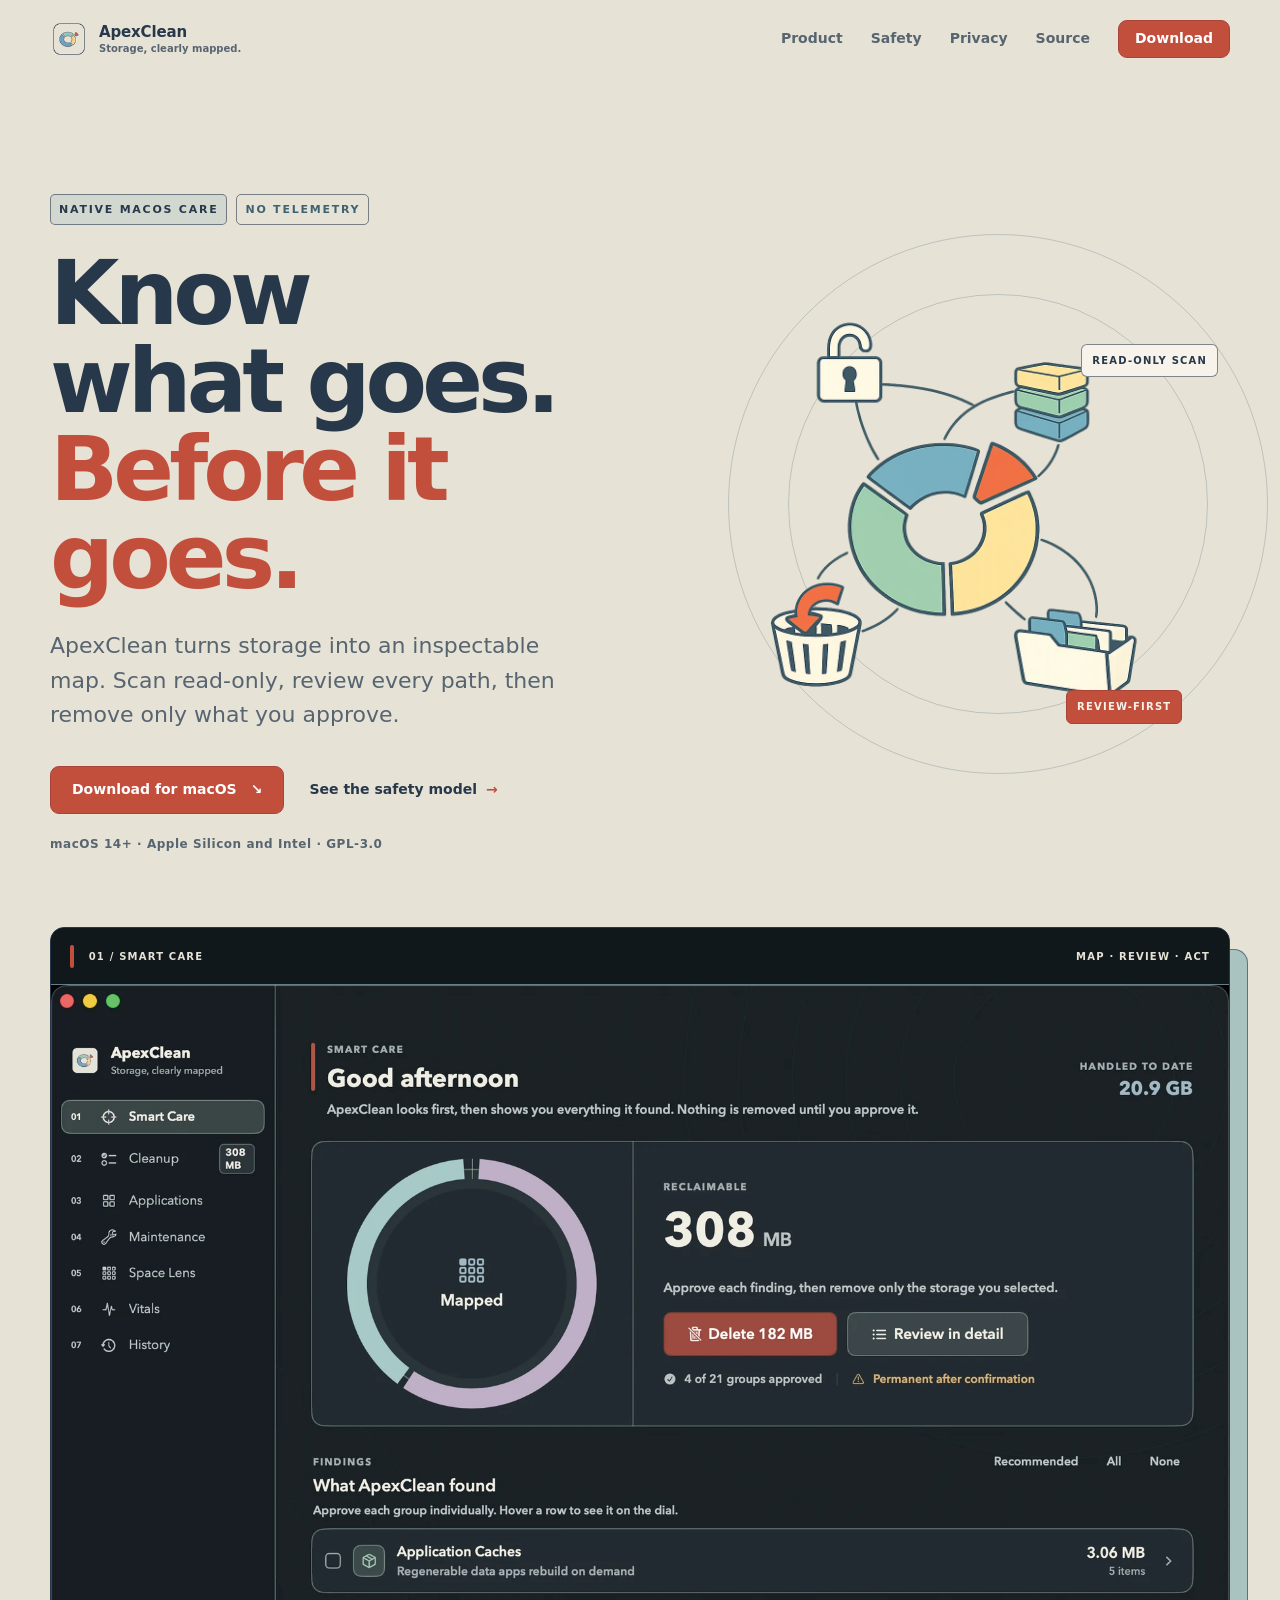
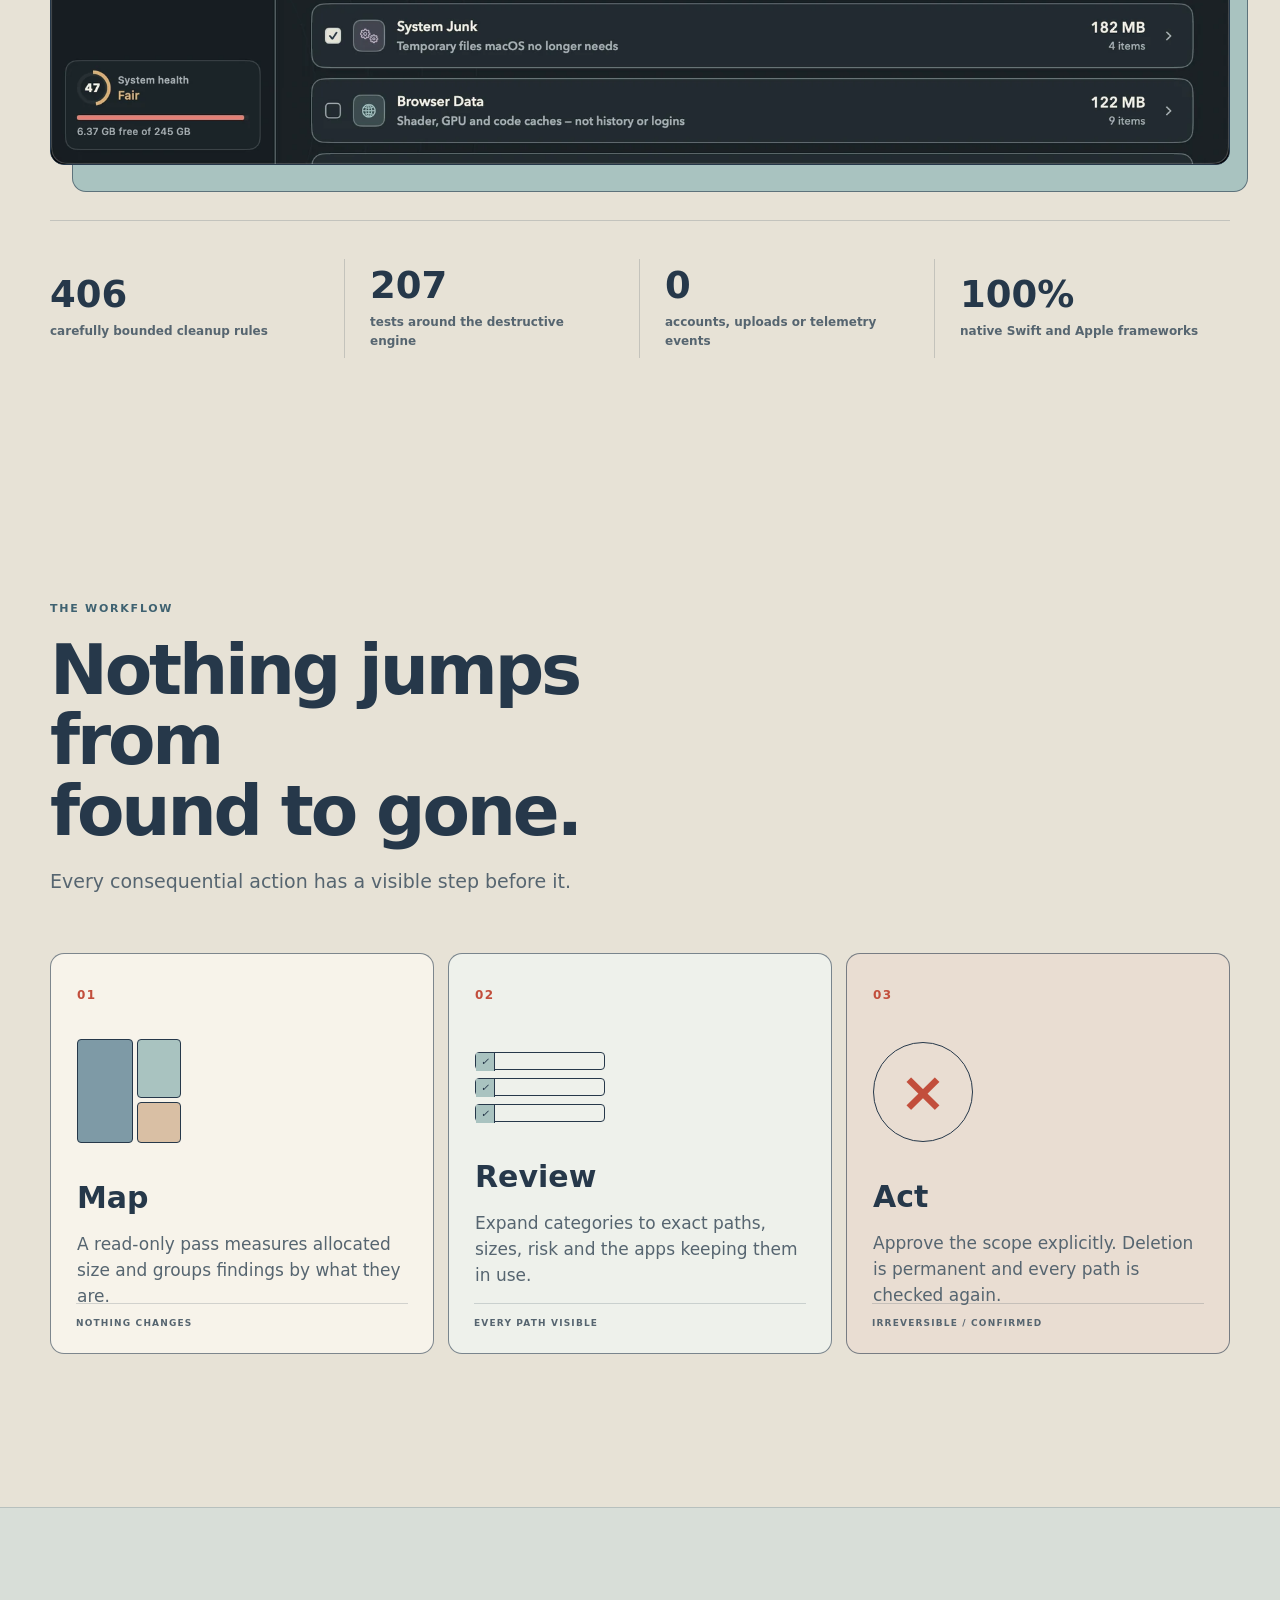
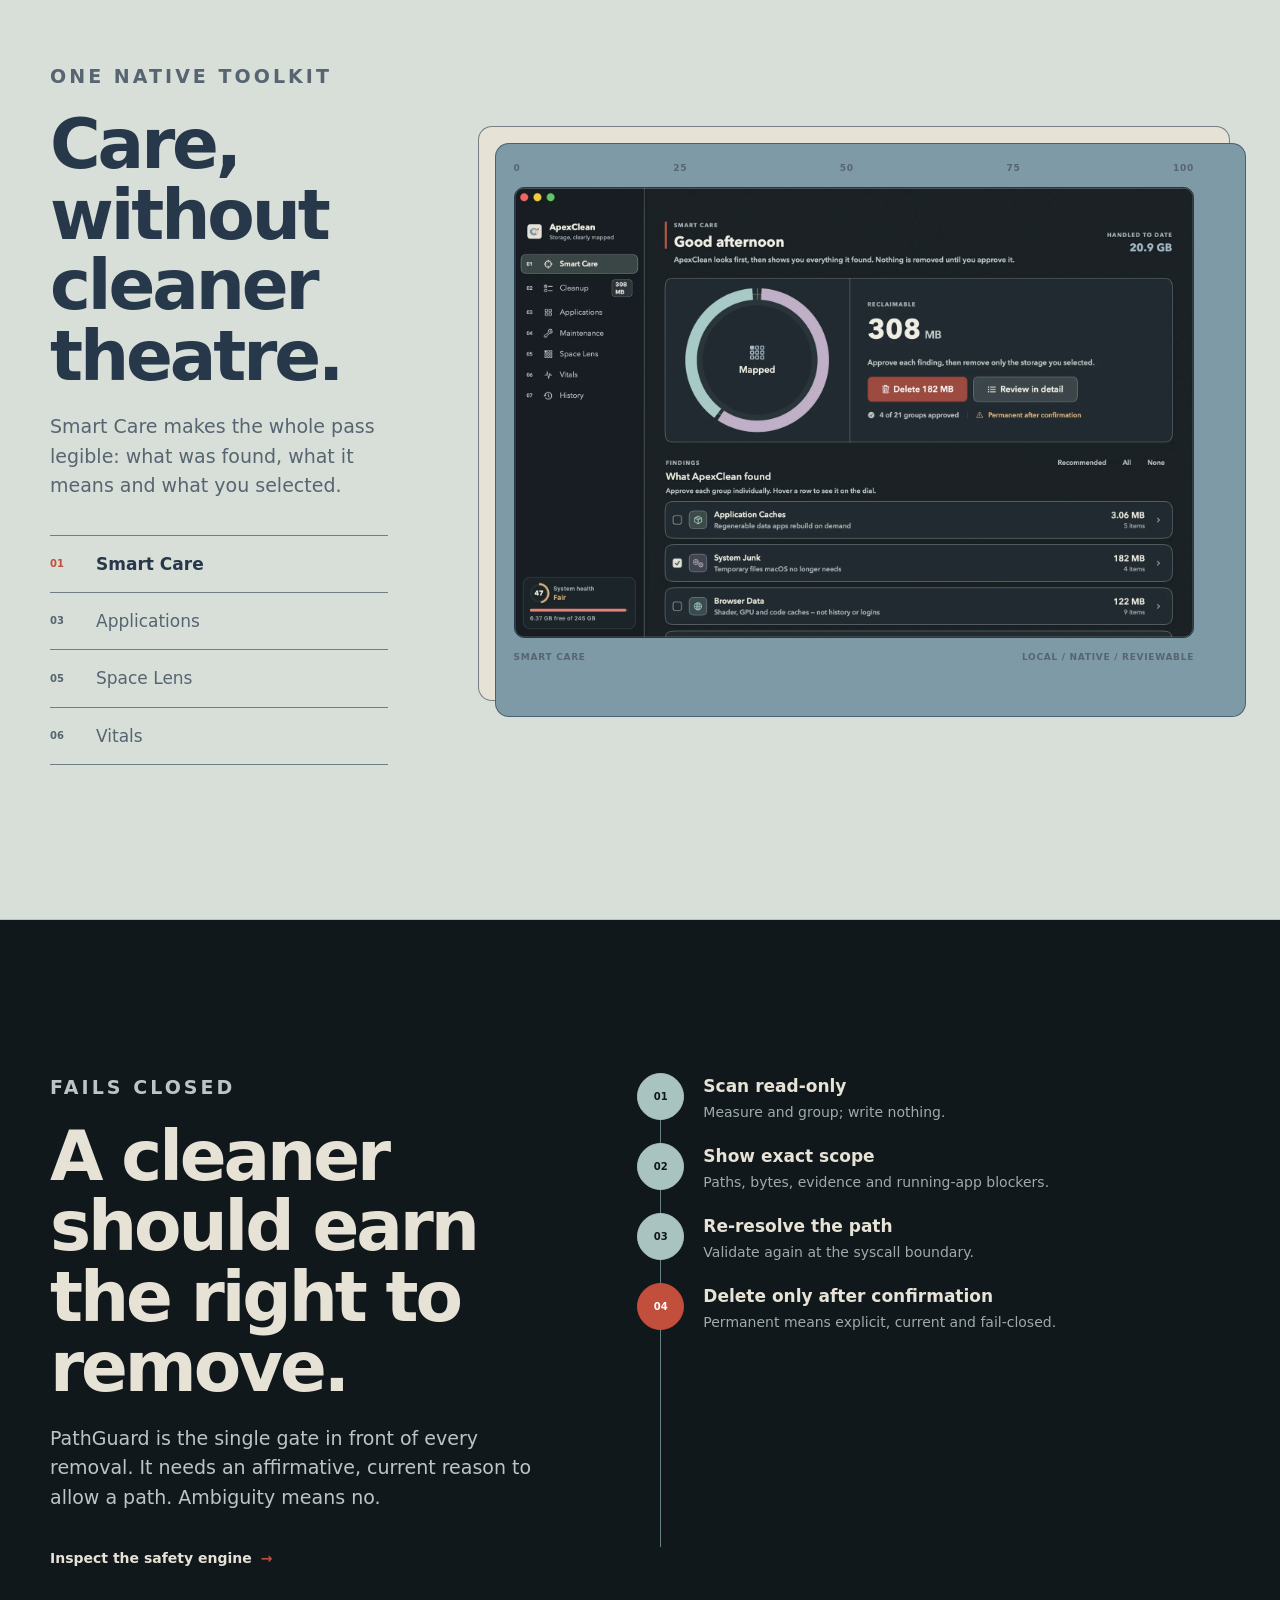
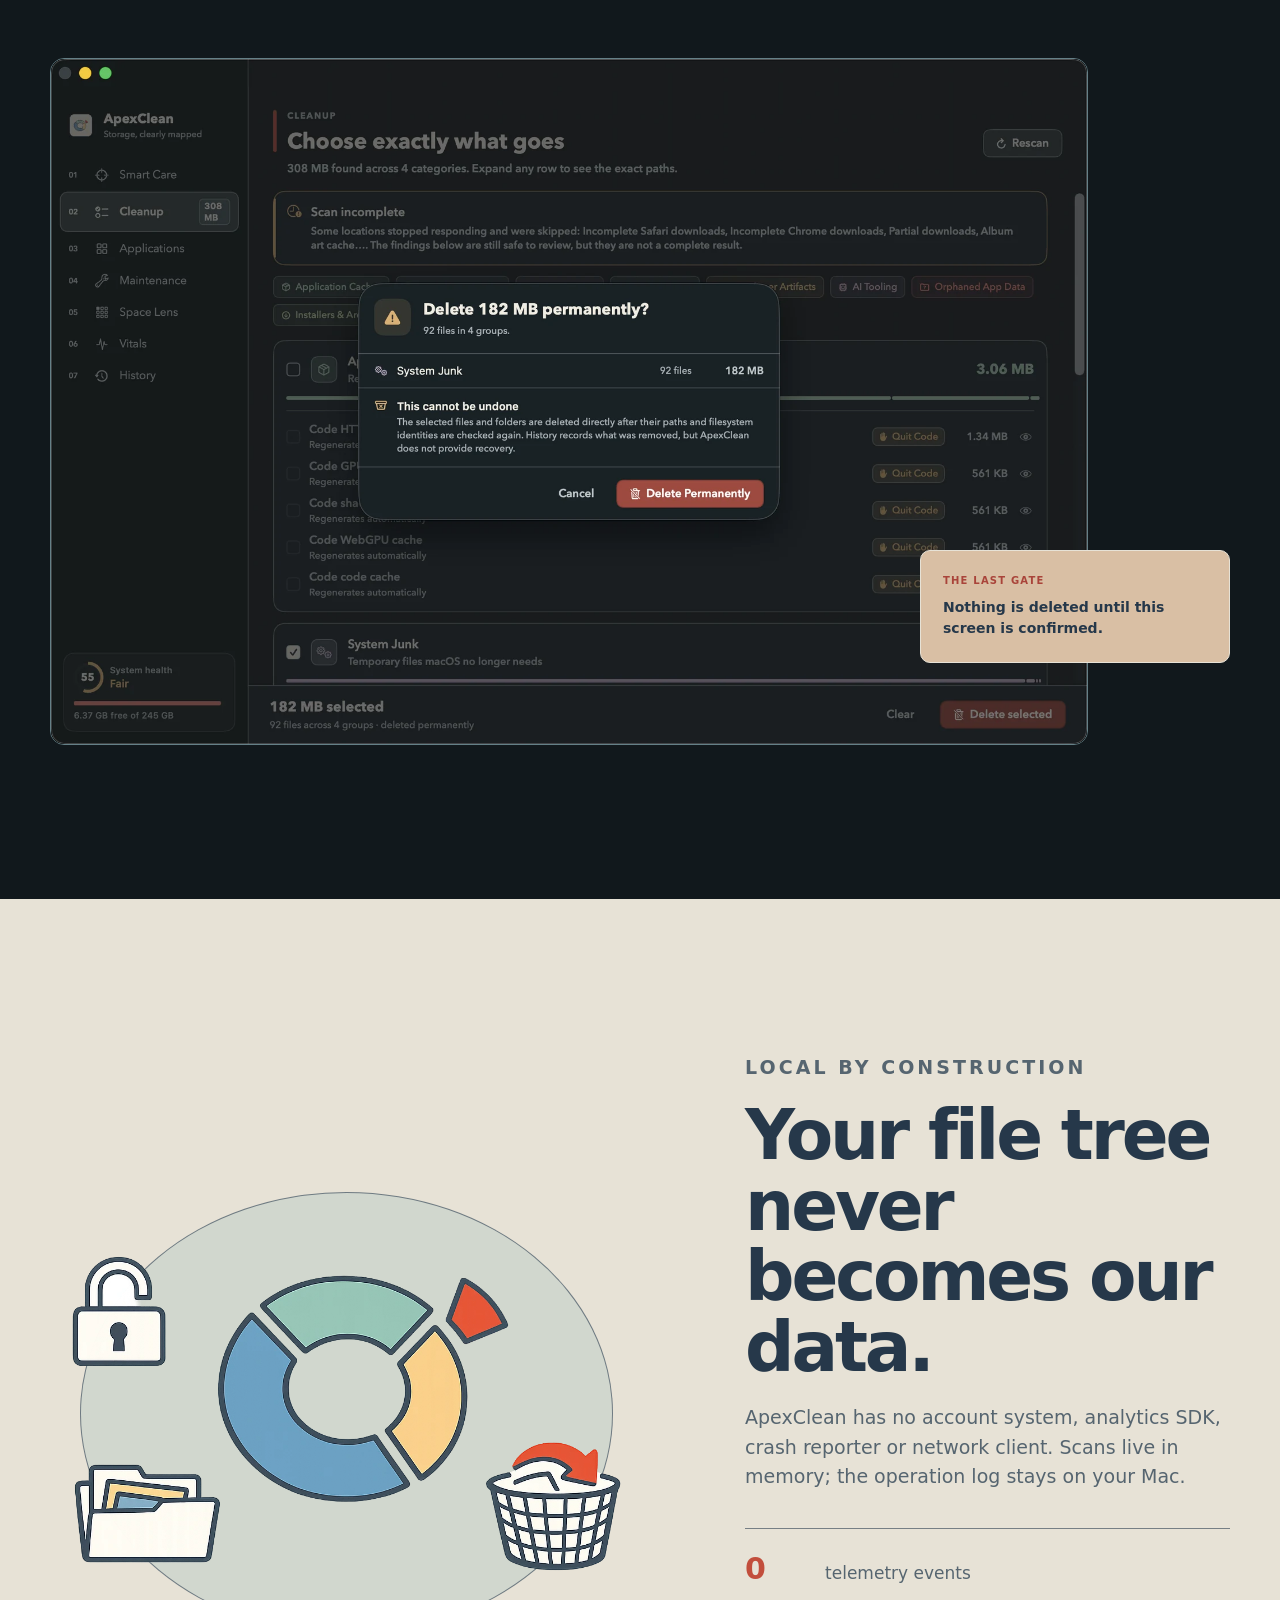
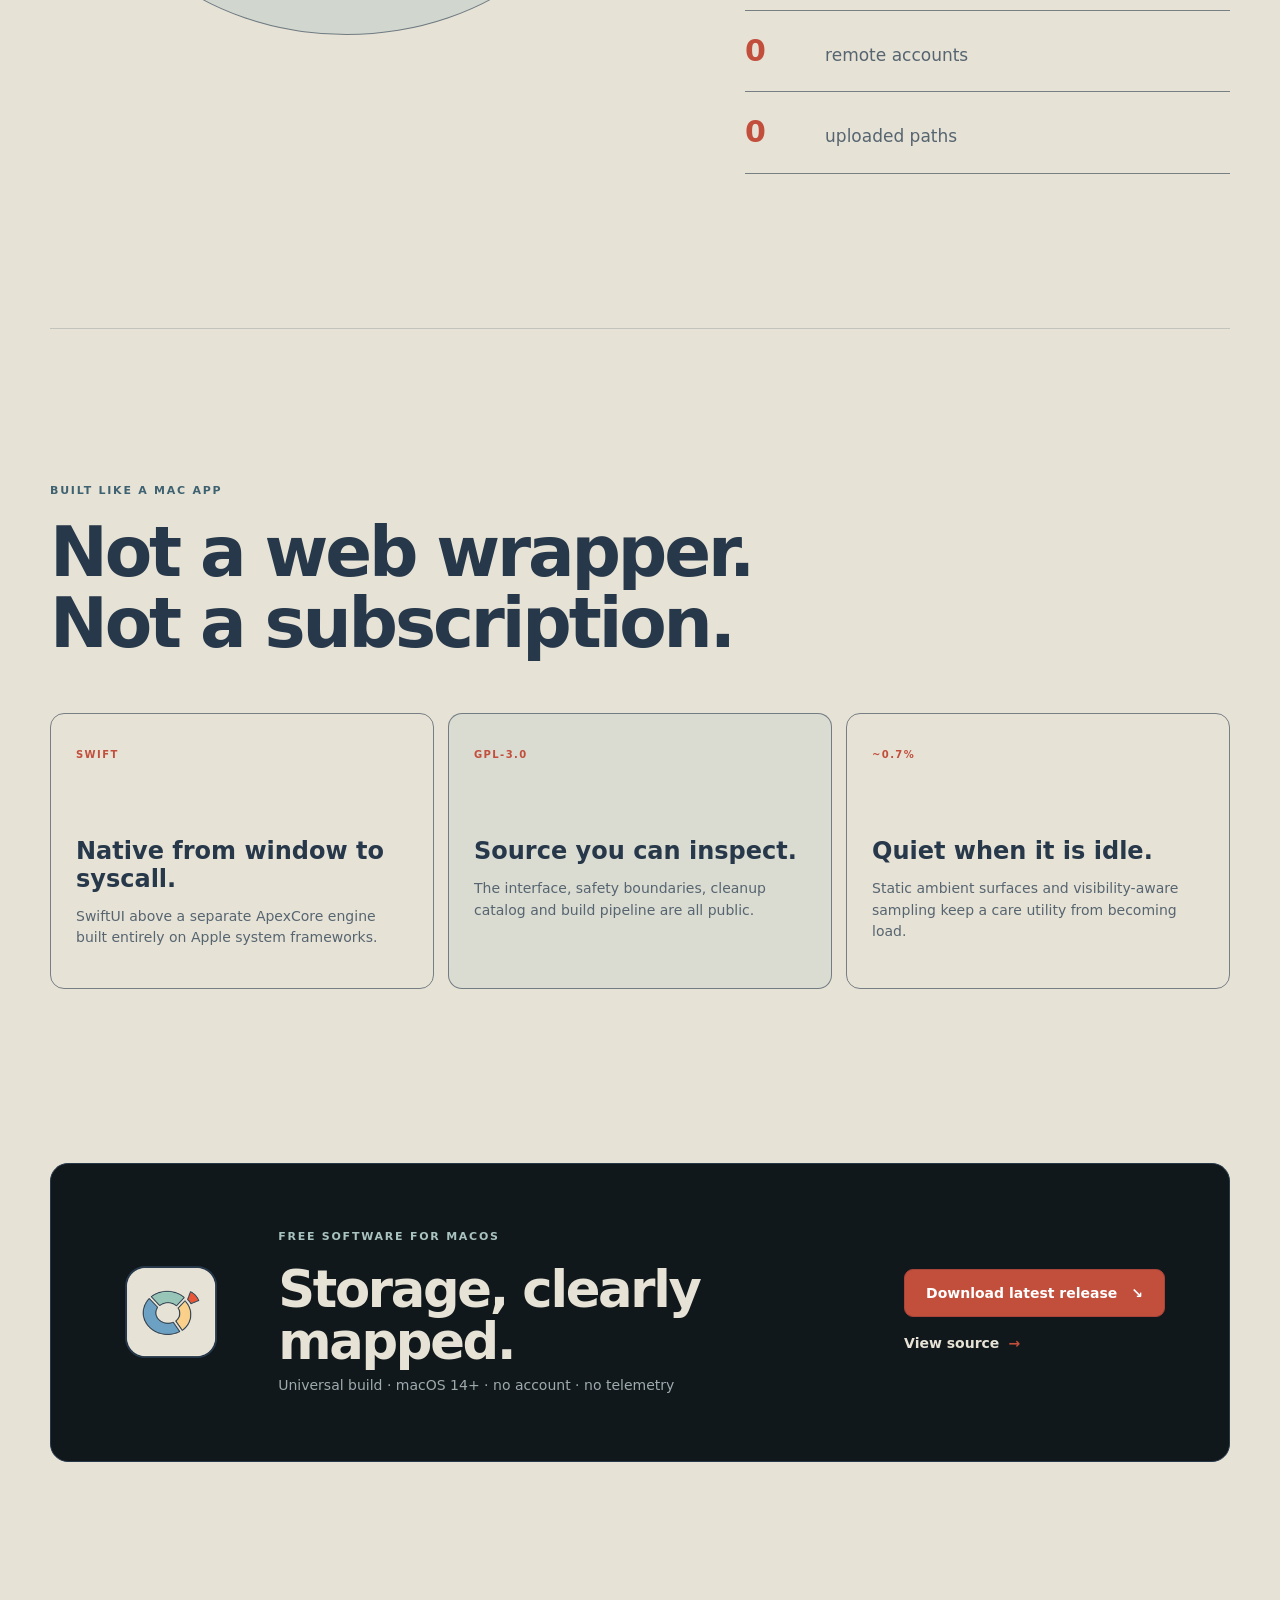
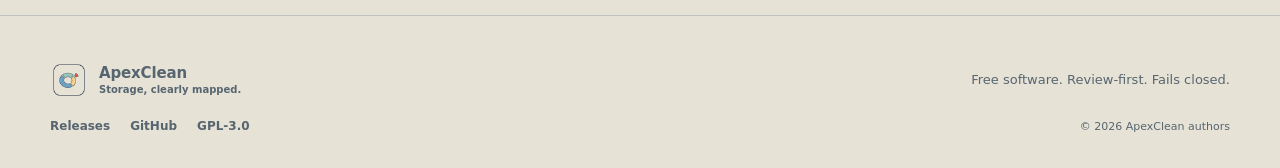
<file: site/index.html>
<!doctype html>
<html lang="en">
<head>
  <meta charset="utf-8">
  <meta name="viewport" content="width=device-width, initial-scale=1">
  <title>ApexClean — Storage, clearly mapped.</title>
  <meta name="description" content="A native macOS care app that maps reclaimable storage, explains every finding, and asks before it removes anything.">
  <meta name="theme-color" content="#e7e2d6">
  <meta name="color-scheme" content="light">
  <link rel="canonical" href="https://shalomobongo.github.io/ApexClean/">
  <link rel="icon" href="assets/app-icon-64.png" sizes="64x64">
  <link rel="apple-touch-icon" href="assets/app-icon-192.png">
  <link rel="manifest" href="site.webmanifest">

  <meta property="og:type" content="website">
  <meta property="og:title" content="ApexClean — Storage, clearly mapped.">
  <meta property="og:description" content="Know what goes before it goes. Native, local-first Mac care with no telemetry.">
  <meta property="og:url" content="https://shalomobongo.github.io/ApexClean/">
  <meta property="og:image" content="https://shalomobongo.github.io/ApexClean/assets/og-card.png">
  <meta property="og:image:width" content="1200">
  <meta property="og:image:height" content="630">
  <meta property="og:image:alt" content="ApexClean storage atlas with the words Know what goes. Before it goes.">
  <meta name="twitter:card" content="summary_large_image">

  <link rel="stylesheet" href="styles.css">

  <script type="application/ld+json">
  {
    "@context": "https://schema.org",
    "@type": "SoftwareApplication",
    "name": "ApexClean",
    "applicationCategory": "UtilitiesApplication",
    "operatingSystem": "macOS 14 or later",
    "description": "A native macOS care app that maps reclaimable storage, explains every finding, and asks before it removes anything.",
    "softwareVersion": "1.5.0",
    "isAccessibleForFree": true,
    "license": "https://www.gnu.org/licenses/gpl-3.0.html",
    "downloadUrl": "https://github.com/ShalomObongo/ApexClean/releases/latest",
    "codeRepository": "https://github.com/ShalomObongo/ApexClean"
  }
  </script>
</head>
<body>
  <a class="skip-link" href="#main">Skip to content</a>
  <div class="paper-field" aria-hidden="true"></div>

  <header class="site-header" data-header>
    <nav class="nav shell" aria-label="Main navigation">
      <a class="brand" href="#top">
        <img src="assets/app-icon-64.png" width="38" height="38" alt="">
        <span>
          <strong>ApexClean</strong>
          <small>Storage, clearly mapped.</small>
        </span>
      </a>

      <button class="nav-toggle" type="button" aria-expanded="false" aria-controls="nav-links" data-nav-toggle>
        <span></span><span></span>
        <span class="sr-only">Open navigation</span>
      </button>

      <div class="nav-links" id="nav-links" data-nav-links>
        <a href="#product">Product</a>
        <a href="#safety">Safety</a>
        <a href="#privacy">Privacy</a>
        <a href="https://github.com/ShalomObongo/ApexClean">Source</a>
        <a class="button button-small" href="https://github.com/ShalomObongo/ApexClean/releases/latest">Download</a>
      </div>
    </nav>
  </header>

  <main id="main">
    <section class="hero shell" id="top">
      <div class="hero-copy reveal">
        <p class="eyebrow"><span>Native macOS care</span><span>No telemetry</span></p>
        <h1>Know what goes.<br><em>Before it goes.</em></h1>
        <p class="hero-lede">
          ApexClean turns storage into an inspectable map. Scan read-only, review every path,
          then remove only what you approve.
        </p>
        <div class="hero-actions">
          <a class="button" href="https://github.com/ShalomObongo/ApexClean/releases/latest">
            Download for macOS
            <span aria-hidden="true">↘</span>
          </a>
          <a class="text-link" href="#safety">See the safety model <span aria-hidden="true">→</span></a>
        </div>
        <p class="compatibility">macOS 14+ · Apple Silicon and Intel · GPL-3.0</p>
      </div>

      <div class="hero-art reveal" aria-hidden="true" data-parallax>
        <div class="atlas-orbit orbit-one"></div>
        <div class="atlas-orbit orbit-two"></div>
        <img src="assets/hero-atlas.webp" width="768" height="512" alt="">
        <div class="atlas-note note-top">READ-ONLY SCAN</div>
        <div class="atlas-note note-bottom">REVIEW-FIRST</div>
      </div>
    </section>

    <section class="product-window-section shell reveal" aria-label="ApexClean product preview">
      <div class="product-window-backdrop" aria-hidden="true"></div>
      <figure class="product-window">
        <div class="window-label">
          <span><i></i> 01 / SMART CARE</span>
          <span>MAP · REVIEW · ACT</span>
        </div>
        <img src="assets/smartcare.webp" width="1800" height="1190" alt="ApexClean Smart Care showing a segmented storage map, 308 MB reclaimable and reviewable findings.">
      </figure>
    </section>

    <section class="stat-rail shell reveal" aria-label="Product facts">
      <div><strong>406</strong><span>carefully bounded cleanup rules</span></div>
      <div><strong>207</strong><span>tests around the destructive engine</span></div>
      <div><strong>0</strong><span>accounts, uploads or telemetry events</span></div>
      <div><strong>100%</strong><span>native Swift and Apple frameworks</span></div>
    </section>

    <section class="workflow section shell" id="product">
      <div class="section-heading reveal">
        <p class="kicker">The workflow</p>
        <h2>Nothing jumps from<br>found to gone.</h2>
        <p>Every consequential action has a visible step before it.</p>
      </div>

      <div class="workflow-grid">
        <article class="workflow-card reveal">
          <span class="card-index">01</span>
          <div class="mini-map" aria-hidden="true"><span></span><span></span><span></span></div>
          <h3>Map</h3>
          <p>A read-only pass measures allocated size and groups findings by what they are.</p>
          <small>NOTHING CHANGES</small>
        </article>
        <article class="workflow-card reveal">
          <span class="card-index">02</span>
          <div class="review-lines" aria-hidden="true"><i></i><i></i><i></i></div>
          <h3>Review</h3>
          <p>Expand categories to exact paths, sizes, risk and the apps keeping them in use.</p>
          <small>EVERY PATH VISIBLE</small>
        </article>
        <article class="workflow-card reveal">
          <span class="card-index">03</span>
          <div class="action-mark" aria-hidden="true">×</div>
          <h3>Act</h3>
          <p>Approve the scope explicitly. Deletion is permanent and every path is checked again.</p>
          <small>IRREVERSIBLE / CONFIRMED</small>
        </article>
      </div>
    </section>

    <section class="tour section">
      <div class="shell tour-layout">
        <div class="tour-copy reveal">
          <p class="kicker">One native toolkit</p>
          <h2 id="tour-title">Care, without cleaner theatre.</h2>
          <p id="tour-copy">
            Smart Care makes the whole pass legible: what was found, what it means and what you selected.
          </p>
          <div class="tour-tabs" aria-label="Product features">
            <button class="tour-tab is-active" aria-pressed="true"
              data-image="assets/smartcare.webp"
              data-title="Care, without cleaner theatre."
              data-copy="Smart Care makes the whole pass legible: what was found, what it means and what you selected.">
              <span>01</span> Smart Care
            </button>
            <button class="tour-tab" aria-pressed="false"
              data-image="assets/applications.webp"
              data-title="Uninstall with evidence."
              data-copy="See the bundle, containers and every supporting file before ApexClean proposes permanent deletion.">
              <span>03</span> Applications
            </button>
            <button class="tour-tab" aria-pressed="false"
              data-image="assets/spacelens.webp"
              data-title="See where storage went."
              data-copy="Navigate allocated size as a treemap, inspect any tile and descend without losing context.">
              <span>05</span> Space Lens
            </button>
            <button class="tour-tab" aria-pressed="false"
              data-image="assets/vitals.webp"
              data-title="A score that shows its work."
              data-copy="Live local metrics, itemised deductions and no recommendation engine trying to manufacture urgency.">
              <span>06</span> Vitals
            </button>
          </div>
        </div>

        <div class="tour-stage reveal">
          <div class="stage-ruler" aria-hidden="true"><span>0</span><span>25</span><span>50</span><span>75</span><span>100</span></div>
          <img id="tour-image" src="assets/smartcare.webp" width="1800" height="1190"
            alt="ApexClean Smart Care interface" data-tour-image>
          <p class="stage-caption"><span data-tour-label>SMART CARE</span><span>LOCAL / NATIVE / REVIEWABLE</span></p>
        </div>
      </div>
    </section>

    <section class="safety section" id="safety">
      <div class="shell safety-grid">
        <div class="safety-copy reveal">
          <p class="kicker kicker-light">Fails closed</p>
          <h2>A cleaner should earn<br>the right to remove.</h2>
          <p>
            PathGuard is the single gate in front of every removal. It needs an affirmative,
            current reason to allow a path. Ambiguity means no.
          </p>
          <a class="text-link text-link-light" href="https://github.com/ShalomObongo/ApexClean/tree/main/Sources/ApexCore/Safety">
            Inspect the safety engine <span aria-hidden="true">→</span>
          </a>
        </div>

        <ol class="guard-path reveal">
          <li><span>01</span><div><strong>Scan read-only</strong><p>Measure and group; write nothing.</p></div></li>
          <li><span>02</span><div><strong>Show exact scope</strong><p>Paths, bytes, evidence and running-app blockers.</p></div></li>
          <li><span>03</span><div><strong>Re-resolve the path</strong><p>Validate again at the syscall boundary.</p></div></li>
          <li><span>04</span><div><strong>Delete only after confirmation</strong><p>Permanent means explicit, current and fail-closed.</p></div></li>
        </ol>
      </div>

      <div class="shell review-frame reveal">
        <img src="assets/review.webp" width="1800" height="1190"
          alt="ApexClean permanent-deletion confirmation showing selected categories and exact size.">
        <div class="review-callout"><span>THE LAST GATE</span> Nothing is deleted until this screen is confirmed.</div>
      </div>
    </section>

    <section class="privacy section shell" id="privacy">
      <div class="privacy-art reveal" aria-hidden="true">
        <div class="privacy-plate"></div>
        <img src="assets/privacy-atlas.webp" width="1058" height="640" alt="">
      </div>
      <div class="privacy-copy reveal">
        <p class="kicker">Local by construction</p>
        <h2>Your file tree never<br>becomes our data.</h2>
        <p>
          ApexClean has no account system, analytics SDK, crash reporter or network client.
          Scans live in memory; the operation log stays on your Mac.
        </p>
        <dl class="privacy-list">
          <div><dt>0</dt><dd>telemetry events</dd></div>
          <div><dt>0</dt><dd>remote accounts</dd></div>
          <div><dt>0</dt><dd>uploaded paths</dd></div>
        </dl>
      </div>
    </section>

    <section class="native section shell">
      <div class="native-heading reveal">
        <p class="kicker">Built like a Mac app</p>
        <h2>Not a web wrapper.<br>Not a subscription.</h2>
      </div>
      <div class="native-grid">
        <article class="reveal"><span>SWIFT</span><h3>Native from window to syscall.</h3><p>SwiftUI above a separate ApexCore engine built entirely on Apple system frameworks.</p></article>
        <article class="reveal"><span>GPL-3.0</span><h3>Source you can inspect.</h3><p>The interface, safety boundaries, cleanup catalog and build pipeline are all public.</p></article>
        <article class="reveal"><span>~0.7%</span><h3>Quiet when it is idle.</h3><p>Static ambient surfaces and visibility-aware sampling keep a care utility from becoming load.</p></article>
      </div>
    </section>

    <section class="download section shell" id="download">
      <div class="download-card reveal">
        <img src="assets/app-icon-192.png" width="112" height="112" alt="">
        <div>
          <p class="kicker">Free software for macOS</p>
          <h2>Storage, clearly mapped.</h2>
          <p>Universal build · macOS 14+ · no account · no telemetry</p>
        </div>
        <div class="download-actions">
          <a class="button" href="https://github.com/ShalomObongo/ApexClean/releases/latest">Download latest release <span aria-hidden="true">↘</span></a>
          <a class="text-link" href="https://github.com/ShalomObongo/ApexClean">View source <span aria-hidden="true">→</span></a>
        </div>
      </div>
    </section>
  </main>

  <footer class="footer">
    <div class="shell footer-grid">
      <div class="brand footer-brand">
        <img src="assets/app-icon-64.png" width="38" height="38" alt="">
        <span><strong>ApexClean</strong><small>Storage, clearly mapped.</small></span>
      </div>
      <p>Free software. Review-first. Fails closed.</p>
      <nav aria-label="Footer navigation">
        <a href="https://github.com/ShalomObongo/ApexClean/releases/latest">Releases</a>
        <a href="https://github.com/ShalomObongo/ApexClean">GitHub</a>
        <a href="https://www.gnu.org/licenses/gpl-3.0.html">GPL-3.0</a>
      </nav>
      <small>© <span data-year></span> ApexClean authors</small>
    </div>
  </footer>

  <script src="script.js" defer></script>
</body>
</html>
</file>
<file: site/styles.css>
:root {
  --paper: #e7e2d6;
  --paper-deep: #dcd6ca;
  --surface: #f7f3ea;
  --ink: #26384a;
  --ink-soft: #566570;
  --ink-faint: #566570;
  --sage: #a9c3c0;
  --sage-strong: #426e5a;
  --sand: #d9bfa4;
  --blue: #7e9aa6;
  --blue-strong: #3f6271;
  --brick: #c24e3c;
  --brick-dark: #a9443a;
  --night: #11181c;
  --night-surface: #202b31;
  --night-line: #658087;
  --line: rgba(38, 56, 74, 0.58);
  --line-soft: rgba(38, 56, 74, 0.18);
  --radius: 14px;
  --shell: min(1180px, calc(100vw - 40px));
  --ease: cubic-bezier(0.2, 0.75, 0.25, 1);
}

* {
  box-sizing: border-box;
}

html {
  scroll-behavior: smooth;
  background: var(--paper);
}

body {
  margin: 0;
  color: var(--ink);
  background: var(--paper);
  font-family: "Avenir Next", Avenir, "Segoe UI", system-ui, sans-serif;
  font-size: 17px;
  line-height: 1.55;
  text-rendering: optimizeLegibility;
  -webkit-font-smoothing: antialiased;
}

::selection {
  color: var(--surface);
  background: var(--ink);
}

img {
  display: block;
  max-width: 100%;
  height: auto;
}

a {
  color: inherit;
  text-decoration: none;
}

button,
a {
  -webkit-tap-highlight-color: transparent;
}

button {
  font: inherit;
}

:focus-visible {
  outline: 3px solid var(--brick);
  outline-offset: 4px;
}

.sr-only {
  position: absolute;
  width: 1px;
  height: 1px;
  padding: 0;
  margin: -1px;
  overflow: hidden;
  clip: rect(0, 0, 0, 0);
  white-space: nowrap;
  border: 0;
}

.skip-link {
  position: fixed;
  z-index: 100;
  top: 12px;
  left: 12px;
  padding: 10px 14px;
  color: var(--surface);
  background: var(--ink);
  border-radius: 8px;
  transform: translateY(-150%);
}

.skip-link:focus {
  transform: translateY(0);
}

.paper-field {
  position: fixed;
  z-index: -1;
  inset: 0;
  pointer-events: none;
  opacity: 0.7;
  background-image: url("data:image/svg+xml,%3Csvg width='96' height='96' viewBox='0 0 96 96' xmlns='http://www.w3.org/2000/svg'%3E%3Cpath d='M0 0H96V96H0Z' fill='none' stroke='%2326384A' stroke-opacity='.055'/%3E%3C/svg%3E");
}

.paper-field::before,
.paper-field::after {
  content: "";
  position: absolute;
  width: 680px;
  height: 680px;
  border: 1px solid rgba(79, 113, 128, 0.12);
  border-radius: 50%;
}

.paper-field::before {
  top: -410px;
  right: -190px;
  box-shadow: 0 0 0 58px transparent, 0 0 0 59px rgba(79, 113, 128, 0.08), 0 0 0 118px transparent, 0 0 0 119px rgba(79, 113, 128, 0.06);
}

.paper-field::after {
  bottom: -490px;
  left: -330px;
  box-shadow: 0 0 0 74px transparent, 0 0 0 75px rgba(79, 113, 128, 0.08), 0 0 0 148px transparent, 0 0 0 149px rgba(79, 113, 128, 0.06);
}

.shell {
  width: var(--shell);
  margin-inline: auto;
}

.section {
  padding-block: clamp(96px, 12vw, 168px);
}

.site-header {
  position: sticky;
  z-index: 50;
  top: 0;
  border-bottom: 1px solid transparent;
  background: var(--paper);
  transition: border-color 180ms ease;
}

.site-header.is-scrolled {
  border-color: var(--line-soft);
}

.nav {
  min-height: 78px;
  display: flex;
  align-items: center;
  justify-content: space-between;
  gap: 28px;
}

.brand {
  display: inline-flex;
  align-items: center;
  gap: 11px;
}

.brand img {
  border-radius: 9px;
}

.brand span {
  display: grid;
  line-height: 1.08;
}

.brand strong {
  font-size: 15px;
  letter-spacing: -0.01em;
}

.brand small {
  margin-top: 4px;
  color: var(--ink-soft);
  font-size: 10px;
  font-weight: 600;
}

.nav-links {
  display: flex;
  align-items: center;
  gap: 28px;
  color: var(--ink-soft);
  font-size: 14px;
  font-weight: 600;
}

.nav-links > a:not(.button) {
  position: relative;
}

.nav-links > a:not(.button)::after {
  content: "";
  position: absolute;
  right: 0;
  bottom: -7px;
  left: 0;
  height: 2px;
  background: var(--brick);
  transform: scaleX(0);
  transform-origin: left;
  transition: transform 180ms ease;
}

.nav-links > a:hover::after {
  transform: scaleX(1);
}

.nav-toggle {
  display: none;
  width: 42px;
  height: 38px;
  padding: 0 10px;
  color: var(--ink);
  background: transparent;
  border: 1px solid var(--line);
  border-radius: 8px;
}

.nav-toggle span:not(.sr-only) {
  display: block;
  height: 2px;
  margin-block: 5px;
  background: currentColor;
}

.button {
  display: inline-flex;
  min-height: 48px;
  align-items: center;
  justify-content: center;
  gap: 14px;
  padding: 0 21px;
  color: #fff;
  background: var(--brick);
  border: 1px solid var(--brick-dark);
  border-radius: 9px;
  font-size: 14px;
  font-weight: 700;
  transition: background 160ms ease, transform 160ms var(--ease);
}

.button:hover {
  background: var(--brick-dark);
  transform: translateY(-2px);
}

.button-small {
  min-height: 38px;
  padding-inline: 16px;
}

.text-link {
  display: inline-flex;
  align-items: center;
  gap: 9px;
  color: var(--ink);
  font-size: 14px;
  font-weight: 700;
}

.text-link span {
  color: var(--brick);
  transition: transform 180ms ease;
}

.text-link:hover span {
  transform: translateX(5px);
}

.hero {
  min-height: 720px;
  padding-block: clamp(70px, 9vw, 126px) 74px;
  display: grid;
  grid-template-columns: minmax(0, 0.92fr) minmax(430px, 1.08fr);
  align-items: center;
  gap: clamp(30px, 6vw, 92px);
}

.hero-copy,
.hero-art {
  min-width: 0;
}

.eyebrow {
  display: flex;
  gap: 9px;
  margin: 0 0 25px;
}

.eyebrow span,
.kicker {
  color: var(--blue-strong);
  font-size: 11px;
  font-weight: 800;
  letter-spacing: 0.16em;
  text-transform: uppercase;
}

.eyebrow span {
  padding: 6px 8px;
  border: 1px solid var(--line);
  border-radius: 5px;
}

.eyebrow span:first-child {
  color: var(--ink);
  background: rgba(169, 195, 192, 0.34);
}

h1,
h2,
h3,
p {
  margin-top: 0;
}

h1 {
  margin-bottom: 28px;
  font-size: clamp(58px, 7vw, 96px);
  line-height: 0.98;
  letter-spacing: -0.055em;
}

h1 em {
  color: var(--brick);
  font-style: normal;
}

.hero-lede {
  max-width: 610px;
  margin-bottom: 34px;
  color: var(--ink-soft);
  font-size: clamp(18px, 2vw, 22px);
  line-height: 1.55;
}

.hero-actions {
  display: flex;
  align-items: center;
  gap: 25px;
}

.compatibility {
  margin: 21px 0 0;
  color: var(--ink-faint);
  font-size: 12px;
  font-weight: 700;
  letter-spacing: 0.045em;
}

.hero-art {
  position: relative;
  min-height: 500px;
  isolation: isolate;
}

.hero-art > img {
  position: relative;
  z-index: 2;
  width: min(780px, 58vw);
  max-width: none;
  margin-left: -27%;
  transform: translate3d(var(--parallax-x, 0), var(--parallax-y, 0), 0);
  transition: transform 600ms var(--ease);
}

.atlas-orbit {
  position: absolute;
  z-index: 0;
  top: 46%;
  left: 61%;
  border: 1px solid rgba(79, 113, 128, 0.28);
  border-radius: 50%;
  transform: translate(-50%, -50%);
}

.orbit-one {
  width: 420px;
  height: 420px;
}

.orbit-two {
  width: 540px;
  height: 540px;
}

.atlas-note {
  position: absolute;
  z-index: 3;
  padding: 8px 10px;
  color: var(--ink);
  background: var(--surface);
  border: 1px solid var(--line);
  border-radius: 6px;
  font-size: 10px;
  font-weight: 800;
  letter-spacing: 0.12em;
}

.note-top {
  top: 14%;
  right: 2%;
}

.note-bottom {
  right: 8%;
  bottom: 10%;
  color: var(--surface);
  background: var(--brick);
  border-color: var(--brick-dark);
}

.product-window-section {
  position: relative;
  padding-bottom: 55px;
}

.product-window-backdrop {
  position: absolute;
  inset: 22px -18px 28px 22px;
  background: var(--sage);
  border: 1px solid var(--line);
  border-radius: var(--radius);
}

.product-window {
  position: relative;
  z-index: 1;
  margin: 0;
  overflow: hidden;
  background: var(--night);
  border: 1px solid var(--ink);
  border-radius: var(--radius);
}

.product-window img {
  width: 100%;
}

.window-label {
  height: 57px;
  padding-inline: 19px;
  display: flex;
  align-items: center;
  justify-content: space-between;
  color: var(--paper);
  background: var(--night);
  border-bottom: 1px solid var(--night-line);
  font-size: 10px;
  font-weight: 800;
  letter-spacing: 0.12em;
}

.window-label i {
  display: inline-block;
  width: 4px;
  height: 23px;
  margin-right: 10px;
  vertical-align: middle;
  background: var(--brick);
  border-radius: 2px;
}

.stat-rail {
  padding-block: 38px 88px;
  display: grid;
  grid-template-columns: repeat(4, 1fr);
  border-top: 1px solid var(--line-soft);
}

.stat-rail > div {
  min-height: 88px;
  padding: 8px 25px;
  display: grid;
  align-content: center;
  border-right: 1px solid var(--line-soft);
}

.stat-rail > div:first-child {
  padding-left: 0;
}

.stat-rail > div:last-child {
  border-right: 0;
}

.stat-rail strong {
  font-size: 37px;
  line-height: 1;
}

.stat-rail span {
  margin-top: 9px;
  color: var(--ink-soft);
  font-size: 12px;
  font-weight: 700;
}

.section-heading {
  max-width: 710px;
  margin-bottom: 56px;
}

.kicker {
  margin-bottom: 18px;
}

.section-heading h2,
.tour h2,
.safety h2,
.privacy h2,
.native h2,
.download h2 {
  margin-bottom: 21px;
  font-size: clamp(42px, 5.4vw, 72px);
  line-height: 1.02;
  letter-spacing: -0.045em;
}

.section-heading > p:last-child,
.tour-copy > p,
.safety-copy > p,
.privacy-copy > p {
  max-width: 610px;
  color: var(--ink-soft);
  font-size: 19px;
}

.workflow-grid {
  display: grid;
  grid-template-columns: repeat(3, 1fr);
  gap: 14px;
}

.workflow-card {
  position: relative;
  min-height: 375px;
  padding: 26px;
  overflow: hidden;
  background: var(--surface);
  border: 1px solid var(--line);
  border-radius: var(--radius);
}

.workflow-card:nth-child(2) {
  background: #eef1eb;
}

.workflow-card:nth-child(3) {
  background: #e9ddd2;
}

.card-index {
  color: var(--brick);
  font-size: 12px;
  font-weight: 800;
  letter-spacing: 0.12em;
}

.workflow-card h3 {
  margin: 32px 0 9px;
  font-size: 30px;
}

.workflow-card p {
  color: var(--ink-soft);
}

.workflow-card small {
  position: absolute;
  right: 25px;
  bottom: 22px;
  left: 25px;
  padding-top: 13px;
  color: var(--ink-faint);
  border-top: 1px solid var(--line-soft);
  font-size: 9px;
  font-weight: 800;
  letter-spacing: 0.13em;
}

.mini-map {
  width: 104px;
  height: 104px;
  margin-top: 33px;
  display: grid;
  grid-template-columns: 1fr 0.8fr;
  grid-template-rows: 1fr 0.7fr;
  gap: 4px;
}

.mini-map span {
  background: var(--sage);
  border: 1px solid var(--ink);
  border-radius: 4px;
}

.mini-map span:first-child {
  grid-row: span 2;
  background: var(--blue);
}

.mini-map span:last-child {
  background: var(--sand);
}

.review-lines {
  width: 130px;
  margin-top: 46px;
}

.review-lines i {
  display: block;
  height: 18px;
  margin-block: 8px;
  background: transparent;
  border: 1px solid var(--ink);
  border-radius: 4px;
}

.review-lines i::before {
  content: "✓";
  display: grid;
  width: 18px;
  height: 18px;
  place-items: center;
  color: var(--ink);
  background: var(--sage);
  border-right: 1px solid var(--ink);
  font-size: 10px;
}

.action-mark {
  width: 100px;
  height: 100px;
  margin-top: 36px;
  display: grid;
  place-items: center;
  color: var(--brick);
  border: 1px solid var(--ink);
  border-radius: 50%;
  font-size: 56px;
  font-weight: 600;
}

.tour {
  background: #d8ded8;
  border-block: 1px solid var(--line-soft);
}

.tour-layout {
  display: grid;
  grid-template-columns: 0.62fr 1.38fr;
  align-items: center;
  gap: clamp(40px, 7vw, 100px);
}

.tour-copy {
  position: sticky;
  top: 120px;
}

.tour-tabs {
  margin-top: 34px;
  display: grid;
  border-top: 1px solid var(--line);
}

.tour-tab {
  padding: 15px 0;
  display: flex;
  align-items: center;
  gap: 15px;
  color: var(--ink-soft);
  background: transparent;
  border: 0;
  border-bottom: 1px solid var(--line);
  text-align: left;
  cursor: pointer;
}

.tour-tab span {
  width: 31px;
  color: var(--ink-faint);
  font-size: 10px;
  font-weight: 800;
}

.tour-tab.is-active {
  color: var(--ink);
  font-weight: 700;
}

.tour-tab.is-active span {
  color: var(--brick);
}

.tour-stage {
  position: relative;
  padding: 35px;
  background: var(--paper);
  border: 1px solid var(--line);
  border-radius: var(--radius);
}

.tour-stage::before {
  content: "";
  position: absolute;
  top: 16px;
  right: -17px;
  bottom: -17px;
  left: 16px;
  z-index: -1;
  background: var(--blue);
  border: 1px solid var(--line);
  border-radius: var(--radius);
}

.tour-stage img {
  border: 1px solid var(--ink);
  border-radius: 10px;
  transition: opacity 160ms ease, transform 260ms var(--ease);
}

.tour-stage img.is-changing {
  opacity: 0;
  transform: translateY(9px);
}

.stage-ruler,
.stage-caption {
  display: flex;
  justify-content: space-between;
  color: var(--ink-faint);
  font-size: 9px;
  font-weight: 800;
  letter-spacing: 0.08em;
}

.stage-ruler {
  margin-bottom: 11px;
}

.stage-caption {
  margin: 13px 0 0;
}

.safety {
  color: var(--paper);
  background: var(--night);
}

.safety-grid {
  display: grid;
  grid-template-columns: 0.9fr 1.1fr;
  gap: clamp(45px, 8vw, 120px);
}

.kicker-light {
  color: var(--sage);
}

.safety-copy > p {
  color: #bbc4c6;
}

.text-link-light {
  margin-top: 17px;
  color: var(--paper);
}

.guard-path {
  position: relative;
  margin: 0;
  padding: 0;
  list-style: none;
}

.guard-path::before {
  content: "";
  position: absolute;
  top: 23px;
  bottom: 23px;
  left: 23px;
  width: 1px;
  background: var(--night-line);
}

.guard-path li {
  position: relative;
  z-index: 1;
  margin-bottom: 20px;
  display: grid;
  grid-template-columns: 47px 1fr;
  gap: 19px;
}

.guard-path li > span {
  width: 47px;
  height: 47px;
  display: grid;
  place-items: center;
  color: var(--night);
  background: var(--sage);
  border: 1px solid var(--sage);
  border-radius: 50%;
  font-size: 10px;
  font-weight: 800;
}

.guard-path li:nth-child(4) > span {
  color: #fff;
  background: var(--brick);
  border-color: var(--brick);
}

.guard-path strong {
  font-size: 17px;
}

.guard-path p {
  margin: 2px 0 0;
  color: #9eaaad;
  font-size: 14px;
}

.review-frame {
  position: relative;
  margin-top: 88px;
}

.review-frame img {
  width: 88%;
  border: 1px solid var(--night-line);
  border-radius: var(--radius);
}

.review-callout {
  position: absolute;
  right: 0;
  bottom: 12%;
  width: 310px;
  padding: 22px;
  color: var(--ink);
  background: var(--sand);
  border: 1px solid var(--paper);
  border-radius: 10px;
  font-size: 14px;
  font-weight: 650;
}

.review-callout span {
  display: block;
  margin-bottom: 8px;
  color: var(--brick-dark);
  font-size: 10px;
  font-weight: 800;
  letter-spacing: 0.12em;
}

.privacy {
  display: grid;
  grid-template-columns: 1.1fr 0.9fr;
  align-items: center;
  gap: clamp(45px, 8vw, 120px);
}

.privacy-art {
  position: relative;
  min-height: 540px;
  display: grid;
  place-items: center;
}

.privacy-art img {
  position: relative;
  z-index: 1;
}

.privacy-plate {
  position: absolute;
  inset: 9% 5% 9% 5%;
  background: rgba(169, 195, 192, 0.35);
  border: 1px solid var(--line);
  border-radius: 50%;
}

.privacy-copy > p {
  max-width: 530px;
}

.privacy-list {
  margin: 37px 0 0;
  display: grid;
  gap: 0;
  border-top: 1px solid var(--line);
}

.privacy-list > div {
  padding-block: 17px;
  display: grid;
  grid-template-columns: 80px 1fr;
  align-items: baseline;
  border-bottom: 1px solid var(--line);
}

.privacy-list dt {
  color: var(--brick);
  font-size: 30px;
  font-weight: 800;
}

.privacy-list dd {
  margin: 0;
  color: var(--ink-soft);
}

.native {
  border-top: 1px solid var(--line-soft);
}

.native-heading {
  max-width: 740px;
  margin-bottom: 55px;
}

.native-grid {
  display: grid;
  grid-template-columns: repeat(3, 1fr);
  gap: 14px;
}

.native-grid article {
  min-height: 270px;
  padding: 25px;
  background: transparent;
  border: 1px solid var(--line);
  border-radius: var(--radius);
}

.native-grid article:nth-child(2) {
  background: rgba(169, 195, 192, 0.21);
}

.native-grid span {
  color: var(--brick);
  font-size: 10px;
  font-weight: 800;
  letter-spacing: 0.14em;
}

.native-grid h3 {
  margin: 73px 0 12px;
  font-size: 24px;
  line-height: 1.15;
}

.native-grid p {
  color: var(--ink-soft);
  font-size: 14px;
}

.download {
  padding-top: 20px;
}

.download-card {
  padding: clamp(28px, 5vw, 64px);
  display: grid;
  grid-template-columns: auto 1fr auto;
  align-items: center;
  gap: clamp(25px, 4vw, 55px);
  color: var(--paper);
  background: var(--night);
  border: 1px solid var(--ink);
  border-radius: 18px;
}

.download-card > img {
  border-radius: 23px;
}

.download-card .kicker {
  color: var(--sage);
}

.download-card h2 {
  margin-bottom: 8px;
  font-size: clamp(35px, 4vw, 54px);
}

.download-card p:last-child {
  margin-bottom: 0;
  color: #9eaaad;
  font-size: 14px;
}

.download-actions {
  display: grid;
  justify-items: start;
  gap: 16px;
}

.download-actions .text-link {
  color: var(--paper);
}

.footer {
  padding: 45px 0 32px;
  color: var(--ink-soft);
  border-top: 1px solid var(--line-soft);
}

.footer-grid {
  display: grid;
  grid-template-columns: 1fr auto;
  align-items: center;
  gap: 18px;
}

.footer p {
  margin: 0;
  text-align: right;
  font-size: 13px;
}

.footer nav {
  display: flex;
  gap: 20px;
  font-size: 12px;
  font-weight: 700;
}

.footer-grid > small {
  justify-self: end;
  font-size: 11px;
}

.reveal {
  opacity: 1;
  transform: none;
}

.js .reveal {
  opacity: 0;
  transform: translateY(22px);
  transition: opacity 650ms var(--ease), transform 650ms var(--ease);
}

.js .reveal.is-visible {
  opacity: 1;
  transform: translateY(0);
}

@media (max-width: 1080px) {
  .hero {
    min-height: auto;
    grid-template-columns: 1fr;
  }

  .hero-copy {
    max-width: 750px;
  }

  .hero-art {
    min-height: 470px;
  }

  .hero-art > img {
    width: min(860px, 100vw);
    margin-left: -8%;
  }

  .stat-rail {
    grid-template-columns: repeat(2, 1fr);
  }

  .stat-rail > div:nth-child(2) {
    border-right: 0;
  }

  .stat-rail > div:nth-child(-n + 2) {
    border-bottom: 1px solid var(--line-soft);
  }

  .workflow-grid,
  .native-grid {
    grid-template-columns: 1fr;
  }

  .workflow-card {
    min-height: 315px;
  }

  .tour-layout,
  .safety-grid,
  .privacy {
    grid-template-columns: 1fr;
  }

  .tour-copy {
    position: static;
  }

  .privacy-art {
    min-height: 420px;
  }

  .download-card {
    grid-template-columns: auto 1fr;
  }

  .download-actions {
    grid-column: 1 / -1;
  }
}

@media (max-width: 720px) {
  :root {
    --shell: min(100% - 28px, 1180px);
  }

  body {
    font-size: 16px;
  }

  .nav {
    min-height: 68px;
  }

  .nav-toggle {
    display: block;
  }

  .nav-links {
    position: absolute;
    top: 68px;
    right: 14px;
    left: 14px;
    padding: 18px;
    display: none;
    align-items: stretch;
    background: var(--surface);
    border: 1px solid var(--line);
    border-radius: 11px;
  }

  .nav-links.is-open {
    display: grid;
  }

  .hero {
    padding-top: 62px;
    overflow: clip;
  }

  .eyebrow {
    flex-wrap: wrap;
  }

  h1 {
    font-size: clamp(50px, 15vw, 72px);
  }

  .hero-actions {
    align-items: flex-start;
    flex-direction: column;
  }

  .hero-art {
    min-height: 330px;
    overflow: clip;
  }

  .hero-art > img {
    width: 590px;
    margin-left: -23%;
  }

  .atlas-note {
    display: none;
  }

  .orbit-one {
    width: 300px;
    height: 300px;
  }

  .orbit-two {
    width: 390px;
    height: 390px;
  }

  .window-label {
    height: 45px;
    padding-inline: 12px;
    font-size: 8px;
  }

  .product-window-backdrop {
    inset: 12px -8px 15px 10px;
  }

  .stat-rail {
    padding-bottom: 55px;
  }

  .stat-rail > div {
    padding-inline: 13px;
  }

  .stat-rail strong {
    font-size: 29px;
  }

  .section {
    padding-block: 82px;
  }

  .section-heading h2,
  .tour h2,
  .safety h2,
  .privacy h2,
  .native h2 {
    font-size: clamp(38px, 11vw, 54px);
  }

  .tour-stage {
    padding: 15px;
  }

  .tour-stage::before {
    top: 8px;
    right: -8px;
    bottom: -8px;
    left: 8px;
  }

  .stage-ruler {
    display: none;
  }

  .review-frame img {
    width: 100%;
  }

  .review-callout {
    position: relative;
    right: auto;
    bottom: auto;
    width: 100%;
    margin-top: 13px;
  }

  .privacy-art {
    min-height: 320px;
  }

  .download-card {
    grid-template-columns: 1fr;
  }

  .download-card > img {
    width: 88px;
  }

  .footer-grid {
    grid-template-columns: 1fr;
  }

  .footer p,
  .footer-grid > small {
    justify-self: start;
    text-align: left;
  }
}

@media (prefers-reduced-motion: reduce) {
  *,
  *::before,
  *::after {
    scroll-behavior: auto !important;
    transition-duration: 0.01ms !important;
    animation-duration: 0.01ms !important;
    animation-iteration-count: 1 !important;
  }

  .js .reveal {
    opacity: 1;
    transform: none;
  }
}
</file>
